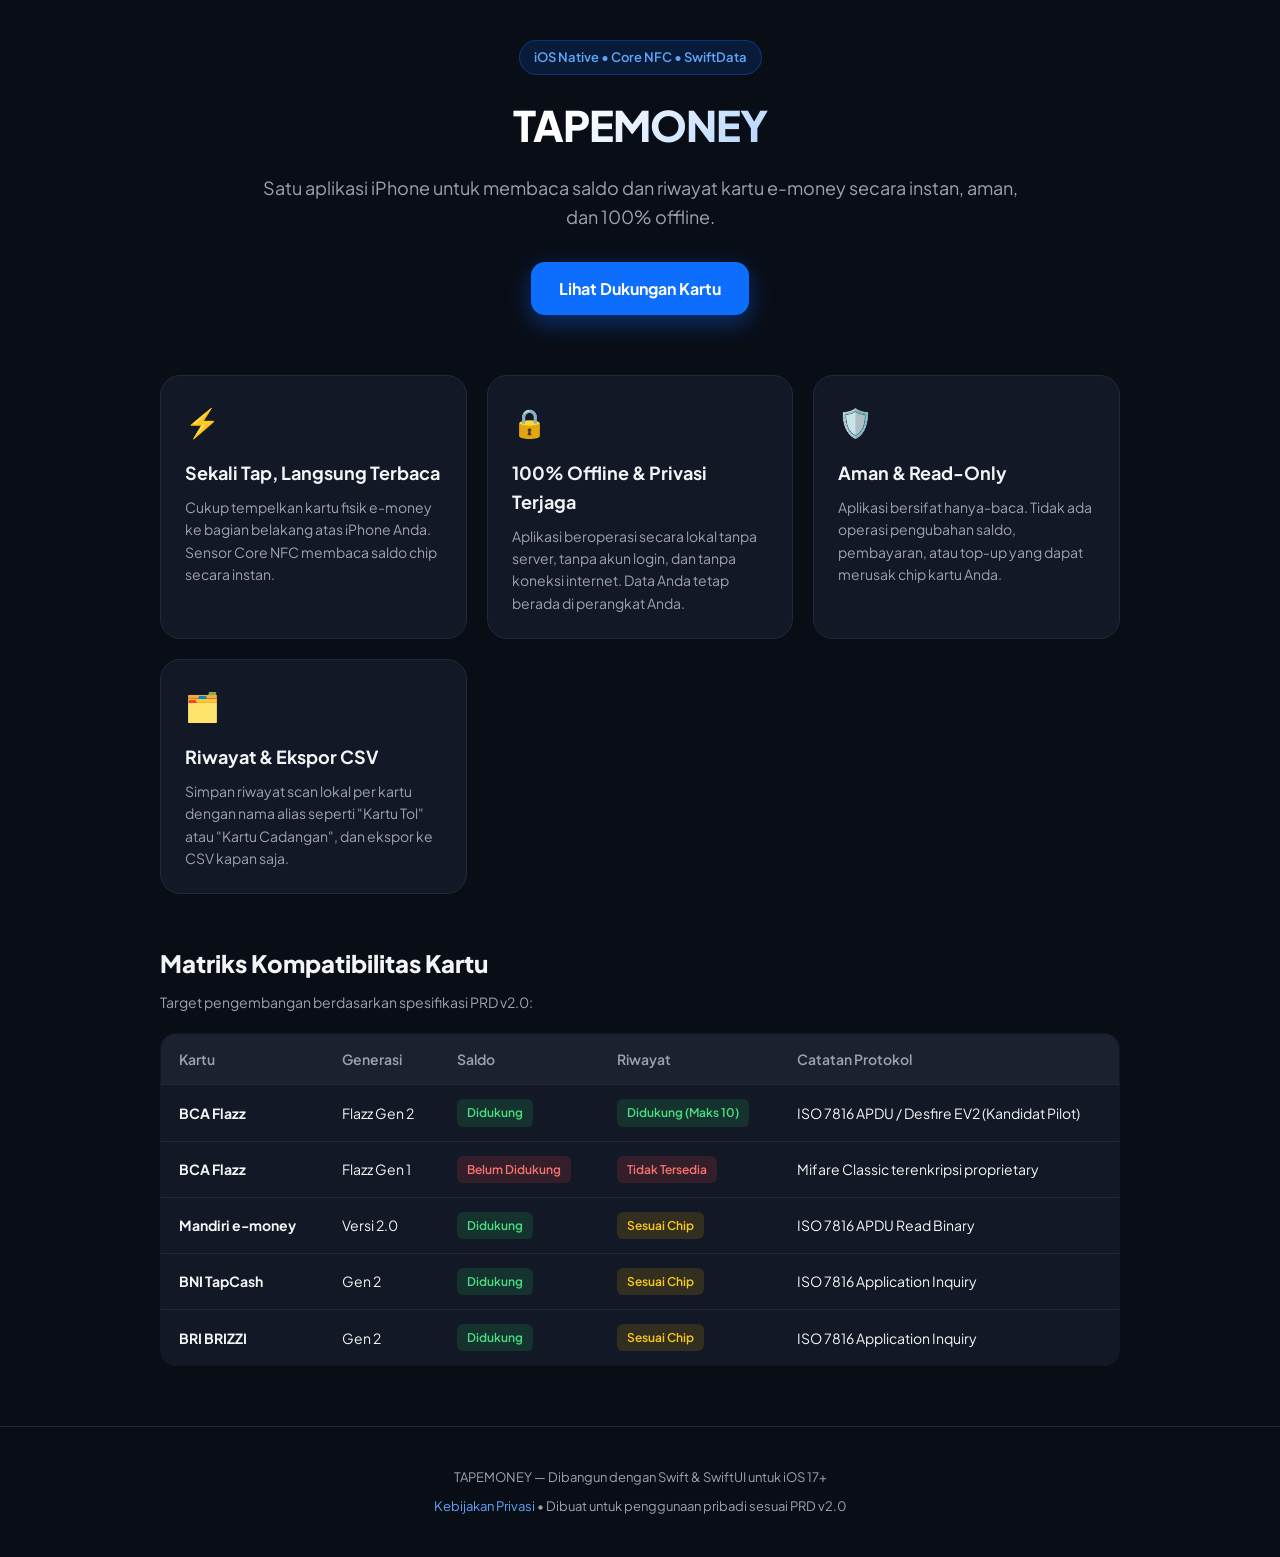
<file: docs/index.html>
<!DOCTYPE html>
<html lang="id">
<head>
  <meta charset="UTF-8">
  <meta name="viewport" content="width=device-width, initial-scale=1.0">
  <title>TAPEMONEY — Cek Saldo Kartu e-Money via NFC iPhone</title>
  <link href="https://fonts.googleapis.com/css2?family=Plus+Jakarta+Sans:wght@400;500;600;700;800&display=swap" rel="stylesheet">
  <style>
    :root {
      --primary: #0d6efd;
      --primary-dark: #004ecc;
      --bg: #090d16;
      --card-bg: #121826;
      --card-border: #1f293d;
      --text: #f3f4f6;
      --text-muted: #9ca3af;
      --accent: #22c55e;
    }
    * { box-sizing: border-box; margin: 0; padding: 0; }
    body {
      font-family: 'Plus Jakarta Sans', sans-serif;
      background-color: var(--bg);
      color: var(--text);
      line-height: 1.6;
    }
    header {
      padding: 40px 20px 20px;
      text-align: center;
      max-width: 800px;
      margin: 0 auto;
    }
    .badge {
      display: inline-block;
      padding: 6px 14px;
      background: rgba(13, 110, 253, 0.15);
      border: 1px solid rgba(13, 110, 253, 0.35);
      color: #60a5fa;
      border-radius: 999px;
      font-size: 13px;
      font-weight: 600;
      margin-bottom: 16px;
    }
    h1 {
      font-size: 42px;
      font-weight: 800;
      letter-spacing: -1px;
      margin-bottom: 16px;
      background: linear-gradient(135deg, #ffffff 40%, #60a5fa 100%);
      -webkit-background-clip: text;
      -webkit-text-fill-color: transparent;
    }
    p.lead {
      font-size: 18px;
      color: var(--text-muted);
      margin-bottom: 30px;
    }
    .hero-btn {
      display: inline-flex;
      align-items: center;
      gap: 10px;
      background: var(--primary);
      color: white;
      padding: 14px 28px;
      border-radius: 14px;
      font-weight: 700;
      text-decoration: none;
      transition: all 0.2s;
      box-shadow: 0 8px 24px rgba(13, 110, 253, 0.4);
    }
    .hero-btn:hover {
      background: var(--primary-dark);
      transform: translateY(-2px);
    }
    .container {
      max-width: 1000px;
      margin: 40px auto;
      padding: 0 20px;
    }
    .features-grid {
      display: grid;
      grid-template-columns: repeat(auto-fit, minmax(280px, 1fr));
      gap: 20px;
      margin-bottom: 50px;
    }
    .card {
      background: var(--card-bg);
      border: 1px solid var(--card-border);
      border-radius: 20px;
      padding: 24px;
      transition: border-color 0.2s;
    }
    .card:hover { border-color: rgba(96, 165, 250, 0.4); }
    .card-icon {
      font-size: 28px;
      margin-bottom: 14px;
    }
    .card h3 {
      font-size: 18px;
      margin-bottom: 8px;
      font-weight: 700;
    }
    .card p {
      font-size: 14px;
      color: var(--text-muted);
    }
    .matrix-table {
      width: 100%;
      border-collapse: collapse;
      margin-top: 20px;
      background: var(--card-bg);
      border-radius: 16px;
      overflow: hidden;
      border: 1px solid var(--card-border);
    }
    .matrix-table th, .matrix-table td {
      padding: 14px 18px;
      text-align: left;
      font-size: 14px;
    }
    .matrix-table th {
      background: rgba(255, 255, 255, 0.04);
      color: var(--text-muted);
      font-weight: 600;
      border-bottom: 1px solid var(--card-border);
    }
    .matrix-table tr:not(:last-child) td {
      border-bottom: 1px solid var(--card-border);
    }
    .status-tag {
      display: inline-block;
      padding: 4px 10px;
      border-radius: 6px;
      font-size: 12px;
      font-weight: 600;
    }
    .status-ok { background: rgba(34, 197, 94, 0.15); color: #4ade80; }
    .status-warn { background: rgba(234, 179, 8, 0.15); color: #facc15; }
    .status-bad { background: rgba(239, 68, 68, 0.15); color: #f87171; }
    footer {
      text-align: center;
      padding: 40px 20px;
      font-size: 13px;
      color: var(--text-muted);
      border-top: 1px solid var(--card-border);
      margin-top: 60px;
    }
    footer a { color: #60a5fa; text-decoration: none; }
  </style>
</head>
<body>

  <header>
    <div class="badge">iOS Native • Core NFC • SwiftData</div>
    <h1>TAPEMONEY</h1>
    <p class="lead">Satu aplikasi iPhone untuk membaca saldo dan riwayat kartu e-money secara instan, aman, dan 100% offline.</p>
    <a href="#matrix" class="hero-btn">Lihat Dukungan Kartu</a>
  </header>

  <div class="container">
    <div class="features-grid">
      <div class="card">
        <div class="card-icon">⚡️</div>
        <h3>Sekali Tap, Langsung Terbaca</h3>
        <p>Cukup tempelkan kartu fisik e-money ke bagian belakang atas iPhone Anda. Sensor Core NFC membaca saldo chip secara instan.</p>
      </div>

      <div class="card">
        <div class="card-icon">🔒</div>
        <h3>100% Offline & Privasi Terjaga</h3>
        <p>Aplikasi beroperasi secara lokal tanpa server, tanpa akun login, dan tanpa koneksi internet. Data Anda tetap berada di perangkat Anda.</p>
      </div>

      <div class="card">
        <div class="card-icon">🛡️</div>
        <h3>Aman & Read-Only</h3>
        <p>Aplikasi bersifat hanya-baca. Tidak ada operasi pengubahan saldo, pembayaran, atau top-up yang dapat merusak chip kartu Anda.</p>
      </div>

      <div class="card">
        <div class="card-icon">🗂️</div>
        <h3>Riwayat & Ekspor CSV</h3>
        <p>Simpan riwayat scan lokal per kartu dengan nama alias seperti "Kartu Tol" atau "Kartu Cadangan", dan ekspor ke CSV kapan saja.</p>
      </div>
    </div>

    <section id="matrix" style="margin-top: 40px;">
      <h2 style="font-size: 24px; font-weight: 800; margin-bottom: 8px;">Matriks Kompatibilitas Kartu</h2>
      <p style="color: var(--text-muted); font-size: 14px; margin-bottom: 16px;">Target pengembangan berdasarkan spesifikasi PRD v2.0:</p>

      <table class="matrix-table">
        <thead>
          <tr>
            <th>Kartu</th>
            <th>Generasi</th>
            <th>Saldo</th>
            <th>Riwayat</th>
            <th>Catatan Protokol</th>
          </tr>
        </thead>
        <tbody>
          <tr>
            <td><strong>BCA Flazz</strong></td>
            <td>Flazz Gen 2</td>
            <td><span class="status-tag status-ok">Didukung</span></td>
            <td><span class="status-tag status-ok">Didukung (Maks 10)</span></td>
            <td>ISO 7816 APDU / Desfire EV2 (Kandidat Pilot)</td>
          </tr>
          <tr>
            <td><strong>BCA Flazz</strong></td>
            <td>Flazz Gen 1</td>
            <td><span class="status-tag status-bad">Belum Didukung</span></td>
            <td><span class="status-tag status-bad">Tidak Tersedia</span></td>
            <td>Mifare Classic terenkripsi proprietary</td>
          </tr>
          <tr>
            <td><strong>Mandiri e-money</strong></td>
            <td>Versi 2.0</td>
            <td><span class="status-tag status-ok">Didukung</span></td>
            <td><span class="status-tag status-warn">Sesuai Chip</span></td>
            <td>ISO 7816 APDU Read Binary</td>
          </tr>
          <tr>
            <td><strong>BNI TapCash</strong></td>
            <td>Gen 2</td>
            <td><span class="status-tag status-ok">Didukung</span></td>
            <td><span class="status-tag status-warn">Sesuai Chip</span></td>
            <td>ISO 7816 Application Inquiry</td>
          </tr>
          <tr>
            <td><strong>BRI BRIZZI</strong></td>
            <td>Gen 2</td>
            <td><span class="status-tag status-ok">Didukung</span></td>
            <td><span class="status-tag status-warn">Sesuai Chip</span></td>
            <td>ISO 7816 Application Inquiry</td>
          </tr>
        </tbody>
      </table>
    </section>
  </div>

  <footer>
    <p>TAPEMONEY — Dibangun dengan Swift & SwiftUI untuk iOS 17+</p>
    <p style="margin-top: 8px;"><a href="privacy.html">Kebijakan Privasi</a> • Dibuat untuk penggunaan pribadi sesuai PRD v2.0</p>
  </footer>

</body>
</html>
</file>
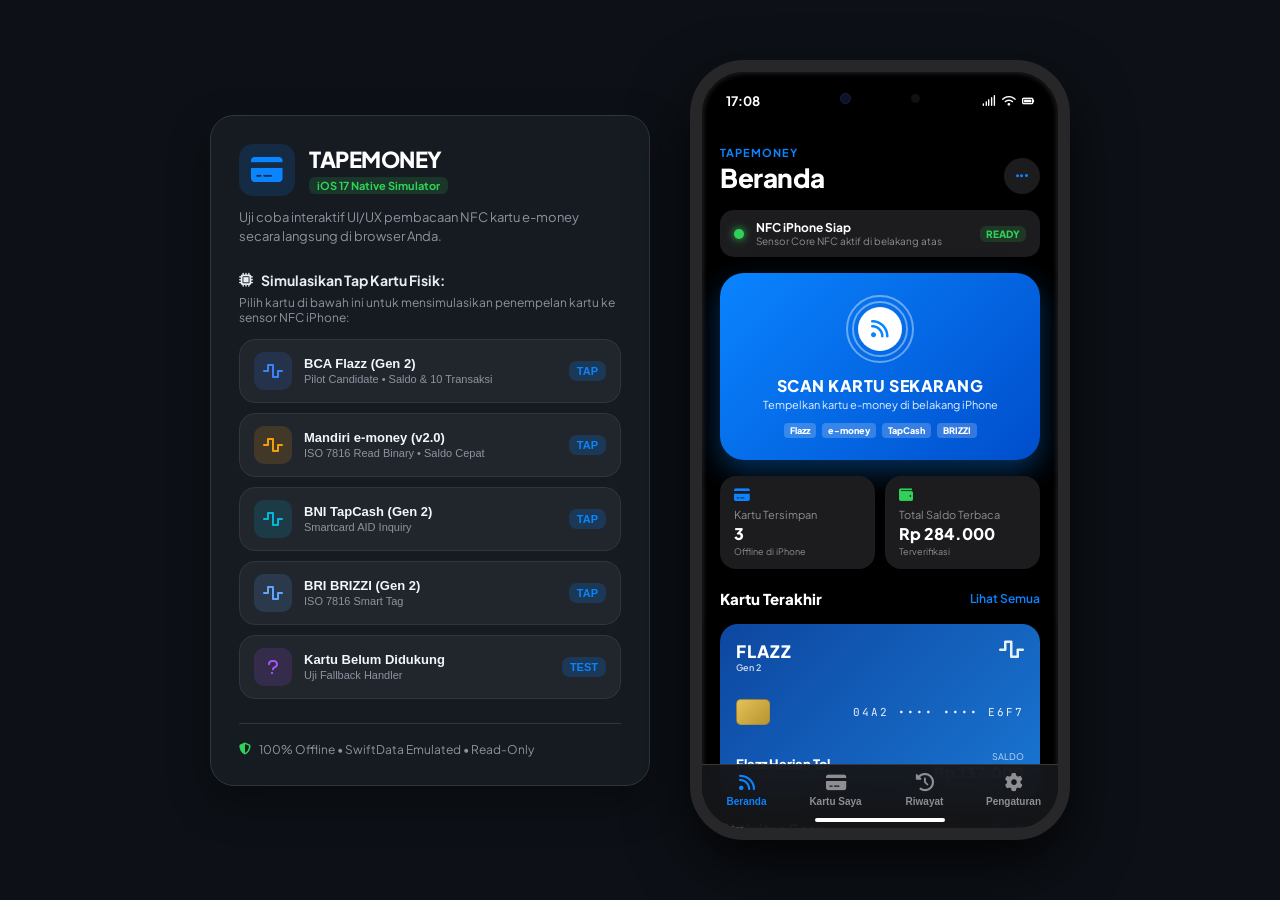
<file: simulator/index.html>
<!DOCTYPE html>
<html lang="id">
<head>
  <meta charset="UTF-8">
  <meta name="viewport" content="width=device-width, initial-scale=1.0">
  <title>TAPEMONEY — iOS Simulator (Interactive UI/UX)</title>
  <link href="https://fonts.googleapis.com/css2?family=Plus+Jakarta+Sans:wght@400;500;600;700;800;900&family=JetBrains+Mono:wght@500;700&display=swap" rel="stylesheet">
  <link rel="stylesheet" href="style.css">
  <link rel="stylesheet" href="https://cdnjs.cloudflare.com/ajax/libs/font-awesome/6.5.1/css/all.min.css">
</head>
<body>

  <div class="desktop-layout">
    <!-- Sidebar Control Panel -->
    <div class="control-panel">
      <div class="panel-header">
        <div class="app-brand">
          <i class="fa-solid fa-credit-card icon-brand"></i>
          <div>
            <h2>TAPEMONEY</h2>
            <span class="badge-ios">iOS 17 Native Simulator</span>
          </div>
        </div>
        <p class="panel-desc">Uji coba interaktif UI/UX pembacaan NFC kartu e-money secara langsung di browser Anda.</p>
      </div>

      <div class="test-cards-section">
        <h3><i class="fa-solid fa-microchip"></i> Simulasikan Tap Kartu Fisik:</h3>
        <p class="hint">Pilih kartu di bawah ini untuk mensimulasikan penempelan kartu ke sensor NFC iPhone:</p>

        <div class="card-buttons">
          <button class="btn-card bca" onclick="simulateCardTap('bca')">
            <div class="card-btn-icon"><i class="fa-solid fa-wave-square"></i></div>
            <div class="card-btn-text">
              <strong>BCA Flazz (Gen 2)</strong>
              <span>Pilot Candidate • Saldo & 10 Transaksi</span>
            </div>
            <span class="tap-badge">TAP</span>
          </button>

          <button class="btn-card mandiri" onclick="simulateCardTap('mandiri')">
            <div class="card-btn-icon"><i class="fa-solid fa-wave-square"></i></div>
            <div class="card-btn-text">
              <strong>Mandiri e-money (v2.0)</strong>
              <span>ISO 7816 Read Binary • Saldo Cepat</span>
            </div>
            <span class="tap-badge">TAP</span>
          </button>

          <button class="btn-card bni" onclick="simulateCardTap('bni')">
            <div class="card-btn-icon"><i class="fa-solid fa-wave-square"></i></div>
            <div class="card-btn-text">
              <strong>BNI TapCash (Gen 2)</strong>
              <span>Smartcard AID Inquiry</span>
            </div>
            <span class="tap-badge">TAP</span>
          </button>

          <button class="btn-card bri" onclick="simulateCardTap('bri')">
            <div class="card-btn-icon"><i class="fa-solid fa-wave-square"></i></div>
            <div class="card-btn-text">
              <strong>BRI BRIZZI (Gen 2)</strong>
              <span>ISO 7816 Smart Tag</span>
            </div>
            <span class="tap-badge">TAP</span>
          </button>

          <button class="btn-card unknown" onclick="simulateCardTap('unknown')">
            <div class="card-btn-icon"><i class="fa-solid fa-question"></i></div>
            <div class="card-btn-text">
              <strong>Kartu Belum Didukung</strong>
              <span>Uji Fallback Handler</span>
            </div>
            <span class="tap-badge">TEST</span>
          </button>
        </div>
      </div>

      <div class="panel-footer">
        <div class="status-summary">
          <i class="fa-solid fa-shield-halved text-success"></i>
          <span>100% Offline • SwiftData Emulated • Read-Only</span>
        </div>
      </div>
    </div>

    <!-- iPhone 15 Pro Device Frame -->
    <div class="device-wrapper">
      <div class="iphone-15-frame">
        <!-- Speaker / Dynamic Island -->
        <div class="dynamic-island">
          <div class="island-camera"></div>
          <div class="island-sensor"></div>
        </div>

        <!-- Status Bar -->
        <div class="status-bar">
          <span class="time" id="currentTime">09:41</span>
          <div class="status-icons">
            <i class="fa-solid fa-signal"></i>
            <i class="fa-solid fa-wifi"></i>
            <i class="fa-solid fa-battery-full"></i>
          </div>
        </div>

        <!-- App Screen Container -->
        <div class="screen-content" id="screenContent">
          
          <!-- TAB 1: BERANDA -->
          <div class="tab-page active" id="tab-home">
            <header class="app-header">
              <div>
                <span class="app-subtitle">TAPEMONEY</span>
                <h1 class="app-title">Beranda</h1>
              </div>
              <button class="icon-btn" onclick="openSimulationSheet()"><i class="fa-solid fa-ellipsis"></i></button>
            </header>

            <div class="nfc-banner">
              <div class="nfc-dot"></div>
              <div>
                <strong>NFC iPhone Siap</strong>
                <p>Sensor Core NFC aktif di belakang atas</p>
              </div>
              <span class="pill-ready">READY</span>
            </div>

            <!-- Big Scan Button Hero -->
            <div class="hero-scan-card" onclick="openScanModal()">
              <div class="radar-pulse">
                <div class="ring ring-1"></div>
                <div class="ring ring-2"></div>
                <div class="scan-icon-center">
                  <i class="fa-solid fa-rss"></i>
                </div>
              </div>
              <h2>SCAN KARTU SEKARANG</h2>
              <p>Tempelkan kartu e-money di belakang iPhone</p>
              <div class="supported-tags">
                <span>Flazz</span>
                <span>e-money</span>
                <span>TapCash</span>
                <span>BRIZZI</span>
              </div>
            </div>

            <!-- Quick Metrics -->
            <div class="metrics-grid">
              <div class="metric-box">
                <i class="fa-solid fa-credit-card text-blue"></i>
                <span class="metric-label">Kartu Tersimpan</span>
                <strong class="metric-val" id="metricCardCount">3</strong>
                <span class="metric-sub">Offline di iPhone</span>
              </div>
              <div class="metric-box">
                <i class="fa-solid fa-wallet text-green"></i>
                <span class="metric-label">Total Saldo Terbaca</span>
                <strong class="metric-val" id="metricTotalBalance">Rp 284.000</strong>
                <span class="metric-sub">Terverifikasi</span>
              </div>
            </div>

            <!-- Recent Cards Header -->
            <div class="section-title">
              <h3>Kartu Terakhir</h3>
              <a href="javascript:void(0)" onclick="switchTab('cards')">Lihat Semua</a>
            </div>

            <div class="recent-cards-slider" id="recentCardsSlider">
              <!-- Rendered via JS -->
            </div>

            <!-- Recent Activity -->
            <div class="section-title">
              <h3>Aktivitas Scan</h3>
              <a href="javascript:void(0)" onclick="switchTab('history')">Riwayat</a>
            </div>
            <div class="recent-scans-list" id="recentScansList">
              <!-- Rendered via JS -->
            </div>

          </div>

          <!-- TAB 2: KARTU SAYA -->
          <div class="tab-page" id="tab-cards">
            <header class="app-header">
              <div>
                <span class="app-subtitle">MANAJEMEN</span>
                <h1 class="app-title">Kartu Saya</h1>
              </div>
            </header>
            <div class="cards-list-view" id="allCardsListView">
              <!-- Rendered via JS -->
            </div>
          </div>

          <!-- TAB 3: RIWAYAT -->
          <div class="tab-page" id="tab-history">
            <header class="app-header">
              <div>
                <span class="app-subtitle">ARSIP OFFLINE</span>
                <h1 class="app-title">Riwayat Scan</h1>
              </div>
              <button class="icon-btn" onclick="openReceiptModal()" title="Bagikan Struk Transaksi"><i class="fa-solid fa-share-nodes"></i></button>
            </header>

            <div class="offline-warning-pill">
              <i class="fa-solid fa-clock-rotate-left"></i>
              <span>Catatan: Data di bawah adalah arsip hasil pembacaan lokal, bukan mutasi real-time server bank.</span>
            </div>

            <div class="filter-pills" id="historyFilters">
              <button class="pill active" onclick="filterHistory('all')">Semua</button>
              <button class="pill" onclick="filterHistory('bca')">Flazz</button>
              <button class="pill" onclick="filterHistory('mandiri')">e-money</button>
              <button class="pill" onclick="filterHistory('bni')">TapCash</button>
              <button class="pill" onclick="filterHistory('bri')">BRIZZI</button>
            </div>

            <div class="history-list" id="fullHistoryList">
              <!-- Rendered via JS -->
            </div>
          </div>

          <!-- TAB 4: PENGATURAN -->
          <div class="tab-page" id="tab-settings">
            <header class="app-header">
              <div>
                <span class="app-subtitle">PREFERENSI</span>
                <h1 class="app-title">Pengaturan</h1>
              </div>
            </header>

            <div class="settings-group">
              <span class="group-title">SENSOR & PERANGKAT</span>
              <div class="settings-row">
                <span>Core NFC Hardware</span>
                <strong class="text-green">Tersedia (Ready)</strong>
              </div>
              <div class="settings-row">
                <span>Metode Pembacaan</span>
                <span class="text-muted">ISO 7816 / APDU</span>
              </div>
            </div>

            <div class="settings-group">
              <span class="group-title">MATRIKS TARGET KARTU (PRD v2.0)</span>
              <div class="matrix-card">
                <div class="matrix-item">
                  <strong>BCA Flazz (Gen 2)</strong>
                  <span class="status-tag ok">Saldo & Riwayat</span>
                </div>
                <div class="matrix-item">
                  <strong>Mandiri e-money (v2.0)</strong>
                  <span class="status-tag ok">Saldo Didukung</span>
                </div>
                <div class="matrix-item">
                  <strong>BNI TapCash (Gen 2)</strong>
                  <span class="status-tag ok">Saldo Didukung</span>
                </div>
                <div class="matrix-item">
                  <strong>BRI BRIZZI (Gen 2)</strong>
                  <span class="status-tag ok">Saldo Didukung</span>
                </div>
              </div>
            </div>

            <div class="settings-group">
              <span class="group-title">PRIVASI & KEAMANAN</span>
              <div class="settings-row">
                <span>Mode Aplikasi</span>
                <strong class="text-blue">Hanya-Baca (Read-Only)</strong>
              </div>
              <div class="settings-row">
                <span>Koneksi Server</span>
                <span class="text-muted">0 Cloud (100% Offline)</span>
              </div>
            </div>

            <div class="settings-group">
              <button class="btn-danger-reset" onclick="resetAllData()"><i class="fa-solid fa-trash"></i> Hapus Seluruh Data & Riwayat</button>
            </div>
          </div>

        </div>

        <!-- Native iOS Tab Bar -->
        <nav class="tab-bar">
          <button class="tab-item active" onclick="switchTab('home')" id="nav-home">
            <i class="fa-solid fa-rss"></i>
            <span>Beranda</span>
          </button>
          <button class="tab-item" onclick="switchTab('cards')" id="nav-cards">
            <i class="fa-solid fa-credit-card"></i>
            <span>Kartu Saya</span>
          </button>
          <button class="tab-item" onclick="switchTab('history')" id="nav-history">
            <i class="fa-solid fa-clock-rotate-left"></i>
            <span>Riwayat</span>
          </button>
          <button class="tab-item" onclick="switchTab('settings')" id="nav-settings">
            <i class="fa-solid fa-gear"></i>
            <span>Pengaturan</span>
          </button>
        </nav>

        <!-- Home Bar Indicator -->
        <div class="home-indicator"></div>

        <!-- MODAL: NFC SCANNING SHEET (Core NFC iOS Emulation) -->
        <div class="modal-backdrop" id="nfcModal">
          <div class="nfc-sheet">
            <div class="sheet-drag-handle"></div>
            <div class="nfc-radar-large">
              <div class="radar-outer"></div>
              <div class="radar-mid"></div>
              <div class="radar-core">
                <i class="fa-solid fa-rss"></i>
              </div>
            </div>
            <h3 id="nfcStatusTitle">Siap Memindai</h3>
            <p id="nfcStatusDesc">Posisikan kartu e-money menempel kuat di bagian belakang atas iPhone Anda.</p>
            <button class="btn-cancel-scan" onclick="closeScanModal()">Batal</button>
          </div>
        </div>

        <!-- MODAL: HASIL SCAN (ScanResultView) -->
        <div class="modal-backdrop" id="resultModal">
          <div class="result-sheet">
            <div class="sheet-header">
              <h3>Hasil Pembacaan</h3>
              <button class="btn-close" onclick="closeResultModal()"><i class="fa-solid fa-xmark"></i></button>
            </div>

            <div class="result-body" id="resultModalBody">
              <!-- Rendered via JS -->
            </div>
          </div>
        </div>

        <!-- MODAL: STRUK BELANJA BELANJA (Thermal Receipt View) -->
        <div class="modal-backdrop" id="receiptModal">
          <div class="receipt-sheet">
            <div class="sheet-header">
              <h3 id="receiptModalTitle">Struk Catatan Transaksi</h3>
              <button class="btn-close" onclick="closeReceiptModal()"><i class="fa-solid fa-xmark"></i></button>
            </div>

            <!-- Mode Switcher: 1 Transaksi Saja vs Semua Transaksi -->
            <div class="receipt-mode-toggle">
              <button class="mode-btn active" id="btnModeSingle" onclick="setReceiptMode('single')">1 Transaksi Saja</button>
              <button class="mode-btn" id="btnModeAll" onclick="setReceiptMode('all')">Semua Transaksi</button>
            </div>

            <!-- Single Tx Picker Selector -->
            <div class="single-tx-picker" id="singleTxPickerWrapper">
              <label><i class="fa-solid fa-receipt"></i> Transaksi Terpilih:</label>
              <select id="singleTxSelect" onchange="onSingleTxChange(this.value)"></select>
            </div>

            <div class="receipt-preview-scroll">
              <!-- Thermal Receipt Paper -->
              <div class="thermal-receipt" id="thermalReceiptNode">
                <div class="receipt-jagged-top"></div>
                <div class="receipt-content">
                  <div class="receipt-store-title">TAPEMONEY</div>
                  <div class="receipt-store-sub">STRUK CATATAN TRANSAKSI E-MONEY</div>
                  <div class="receipt-store-desc">OFFLINE CHIP READER • ISO 7816</div>
                  <div class="receipt-divider-dashed">--------------------------------</div>

                  <div class="receipt-info-table" id="receiptInfoTable">
                    <!-- Populated via JS -->
                  </div>

                  <div class="receipt-divider-dashed">--------------------------------</div>
                  
                  <div class="receipt-tx-head">
                    <span>TGL/JAM • TRANSAKSI</span>
                    <span>NOMINAL</span>
                  </div>
                  <div class="receipt-divider-dotted">. . . . . . . . . . . . . . . .</div>

                  <div class="receipt-tx-items" id="receiptTxItems">
                    <!-- Populated via JS -->
                  </div>

                  <div class="receipt-divider-dashed">--------------------------------</div>

                  <div class="receipt-summary-table" id="receiptSummaryTable">
                    <!-- Populated via JS -->
                  </div>

                  <div class="receipt-divider-dashed">--------------------------------</div>

                  <div class="receipt-barcode-box">
                    <div class="receipt-barcode-lines"></div>
                    <div class="receipt-barcode-text">* TAPEMONEY - STRUK OFFLINE *</div>
                    <div class="receipt-footer-text">SIMPAN SEBAGAI BUKTI RIWAYAT CHIP</div>
                  </div>
                </div>
                <div class="receipt-jagged-bottom"></div>
              </div>
            </div>

            <!-- Export Buttons -->
            <div class="receipt-actions">
              <button class="btn-export-png" onclick="downloadReceiptPNG()">
                <i class="fa-solid fa-image"></i> Unduh Gambar (PNG)
              </button>
              <button class="btn-export-pdf" onclick="downloadReceiptPDF()">
                <i class="fa-solid fa-file-pdf"></i> Cetak / Simpan PDF
              </button>
            </div>
          </div>
        </div>

      </div>
    </div>
  </div>

  <script src="app.js"></script>
</body>
</html>
</file>
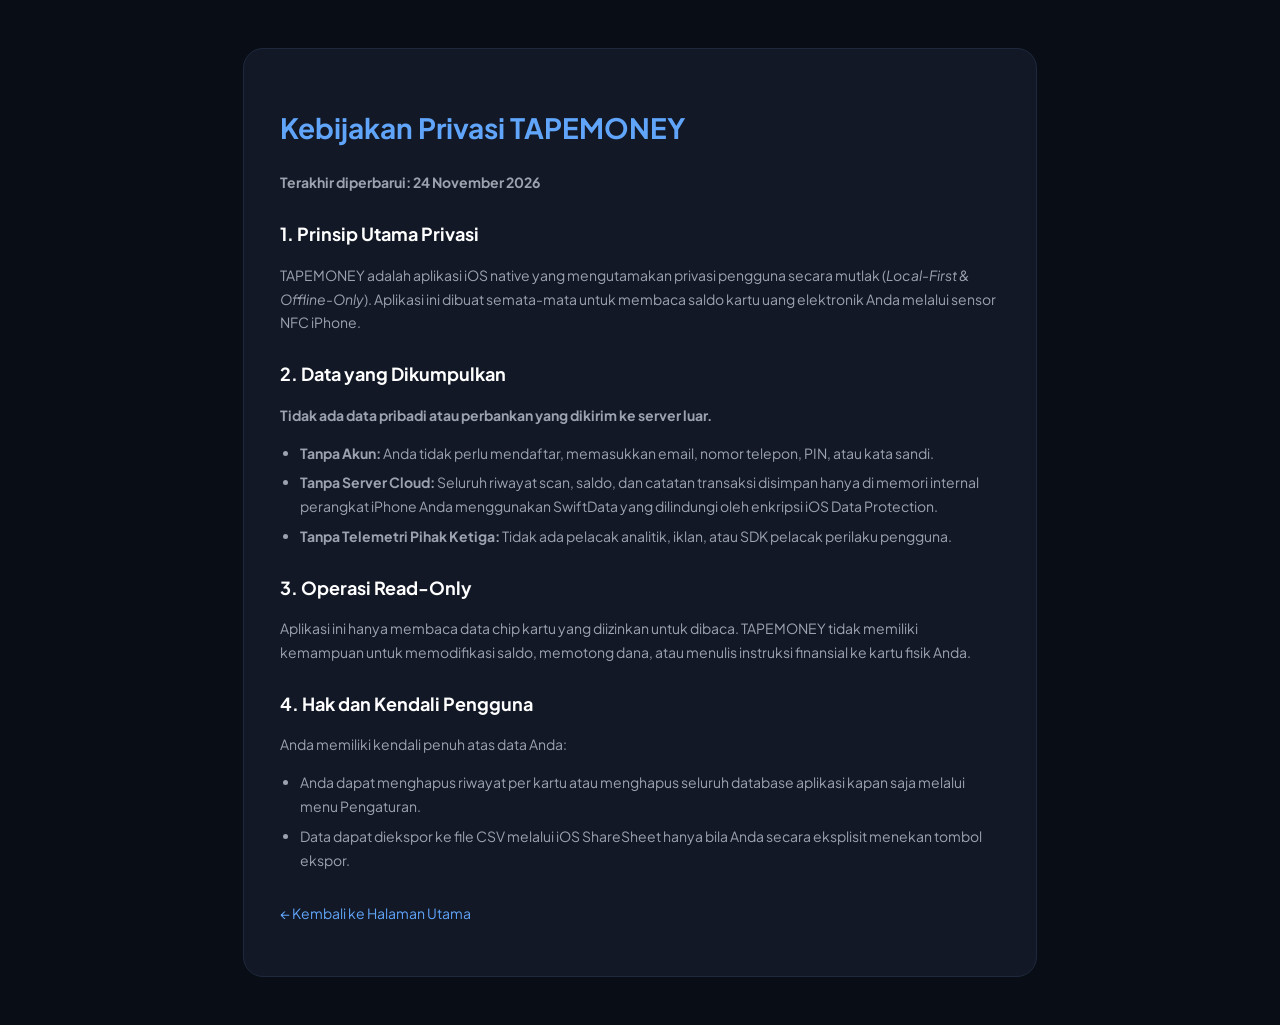
<file: docs/privacy.html>
<!DOCTYPE html>
<html lang="id">
<head>
  <meta charset="UTF-8">
  <meta name="viewport" content="width=device-width, initial-scale=1.0">
  <title>Kebijakan Privasi — TAPEMONEY</title>
  <link href="https://fonts.googleapis.com/css2?family=Plus+Jakarta+Sans:wght@400;500;600;700&display=swap" rel="stylesheet">
  <style>
    body {
      font-family: 'Plus Jakarta Sans', sans-serif;
      background-color: #090d16;
      color: #f3f4f6;
      line-height: 1.7;
      padding: 40px 20px;
    }
    .content {
      max-width: 720px;
      margin: 0 auto;
      background: #121826;
      padding: 36px;
      border-radius: 20px;
      border: 1px solid #1f293d;
    }
    h1 { font-size: 28px; margin-bottom: 20px; color: #60a5fa; }
    h2 { font-size: 18px; margin-top: 24px; margin-bottom: 10px; color: #ffffff; }
    p { color: #9ca3af; font-size: 14px; margin-bottom: 14px; }
    ul { padding-left: 20px; color: #9ca3af; font-size: 14px; margin-bottom: 14px; }
    li { margin-bottom: 6px; }
    a { color: #60a5fa; text-decoration: none; }
  </style>
</head>
<body>
  <div class="content">
    <h1>Kebijakan Privasi TAPEMONEY</h1>
    <p><strong>Terakhir diperbarui: 24 November 2026</strong></p>

    <h2>1. Prinsip Utama Privasi</h2>
    <p>TAPEMONEY adalah aplikasi iOS native yang mengutamakan privasi pengguna secara mutlak (<em>Local-First & Offline-Only</em>). Aplikasi ini dibuat semata-mata untuk membaca saldo kartu uang elektronik Anda melalui sensor NFC iPhone.</p>

    <h2>2. Data yang Dikumpulkan</h2>
    <p><strong>Tidak ada data pribadi atau perbankan yang dikirim ke server luar.</strong></p>
    <ul>
      <li><strong>Tanpa Akun:</strong> Anda tidak perlu mendaftar, memasukkan email, nomor telepon, PIN, atau kata sandi.</li>
      <li><strong>Tanpa Server Cloud:</strong> Seluruh riwayat scan, saldo, dan catatan transaksi disimpan hanya di memori internal perangkat iPhone Anda menggunakan SwiftData yang dilindungi oleh enkripsi iOS Data Protection.</li>
      <li><strong>Tanpa Telemetri Pihak Ketiga:</strong> Tidak ada pelacak analitik, iklan, atau SDK pelacak perilaku pengguna.</li>
    </ul>

    <h2>3. Operasi Read-Only</h2>
    <p>Aplikasi ini hanya membaca data chip kartu yang diizinkan untuk dibaca. TAPEMONEY tidak memiliki kemampuan untuk memodifikasi saldo, memotong dana, atau menulis instruksi finansial ke kartu fisik Anda.</p>

    <h2>4. Hak dan Kendali Pengguna</h2>
    <p>Anda memiliki kendali penuh atas data Anda:</p>
    <ul>
      <li>Anda dapat menghapus riwayat per kartu atau menghapus seluruh database aplikasi kapan saja melalui menu Pengaturan.</li>
      <li>Data dapat diekspor ke file CSV melalui iOS ShareSheet hanya bila Anda secara eksplisit menekan tombol ekspor.</li>
    </ul>

    <p style="margin-top: 30px;"><a href="index.html">← Kembali ke Halaman Utama</a></p>
  </div>
</body>
</html>
</file>
<file: simulator/style.css>
:root {
  --ios-bg: #000000;
  --ios-card-bg: #1c1c1e;
  --ios-subcard-bg: #2c2c2e;
  --ios-blue: #0a84ff;
  --ios-green: #30d158;
  --ios-orange: #ff9f0a;
  --ios-red: #ff453a;
  --ios-text: #ffffff;
  --ios-text-secondary: #8e8e93;
  --ios-border: #38383a;
  --font-family: 'Plus Jakarta Sans', -apple-system, BlinkMacSystemFont, sans-serif;
}

* { box-sizing: border-box; margin: 0; padding: 0; -webkit-tap-highlight-color: transparent; }

body {
  background: #0d1117;
  color: #c9d1d9;
  font-family: var(--font-family);
  min-height: 100vh;
  display: flex;
  align-items: center;
  justify-content: center;
  padding: 20px;
}

.desktop-layout {
  display: flex;
  gap: 40px;
  align-items: center;
  max-width: 1200px;
  width: 100%;
  justify-content: center;
  flex-wrap: wrap;
}

/* Control Panel */
.control-panel {
  flex: 1;
  min-width: 320px;
  max-width: 440px;
  background: #161b22;
  border: 1px solid #30363d;
  border-radius: 24px;
  padding: 28px;
  box-shadow: 0 16px 40px rgba(0, 0, 0, 0.4);
}

.app-brand {
  display: flex;
  align-items: center;
  gap: 14px;
  margin-bottom: 12px;
}

.icon-brand {
  font-size: 28px;
  color: var(--ios-blue);
  background: rgba(10, 132, 255, 0.15);
  padding: 12px;
  border-radius: 14px;
}

.app-brand h2 {
  font-size: 22px;
  color: #fff;
  font-weight: 800;
  letter-spacing: -0.5px;
}

.badge-ios {
  font-size: 11px;
  background: rgba(48, 209, 88, 0.15);
  color: var(--ios-green);
  padding: 2px 8px;
  border-radius: 6px;
  font-weight: 700;
}

.panel-desc {
  font-size: 13px;
  color: #8b949e;
  line-height: 1.5;
  margin-bottom: 24px;
}

.test-cards-section h3 {
  font-size: 14px;
  font-weight: 700;
  color: #e6edf3;
  margin-bottom: 6px;
  display: flex;
  align-items: center;
  gap: 8px;
}

.test-cards-section .hint {
  font-size: 12px;
  color: #8b949e;
  margin-bottom: 14px;
}

.card-buttons {
  display: flex;
  flex-direction: column;
  gap: 10px;
}

.btn-card {
  display: flex;
  align-items: center;
  gap: 12px;
  padding: 12px 14px;
  border-radius: 16px;
  background: #21262d;
  border: 1px solid #30363d;
  color: #fff;
  cursor: pointer;
  transition: all 0.2s ease;
  text-align: left;
}

.btn-card:hover {
  transform: translateY(-2px);
  border-color: var(--ios-blue);
}

.btn-card.bca .card-btn-icon { color: #3b82f6; background: rgba(59, 130, 246, 0.15); }
.btn-card.mandiri .card-btn-icon { color: #f59e0b; background: rgba(245, 158, 11, 0.15); }
.btn-card.bni .card-btn-icon { color: #06b6d4; background: rgba(6, 182, 212, 0.15); }
.btn-card.bri .card-btn-icon { color: #60a5fa; background: rgba(96, 165, 250, 0.15); }
.btn-card.unknown .card-btn-icon { color: #a855f7; background: rgba(168, 85, 247, 0.15); }

.card-btn-icon {
  width: 38px;
  height: 38px;
  border-radius: 10px;
  display: flex;
  align-items: center;
  justify-content: center;
  font-size: 16px;
}

.card-btn-text {
  flex: 1;
}

.card-btn-text strong {
  display: block;
  font-size: 13px;
  color: #f0f6fc;
}

.card-btn-text span {
  font-size: 11px;
  color: #8b949e;
}

.tap-badge {
  font-size: 11px;
  font-weight: 800;
  padding: 4px 8px;
  border-radius: 8px;
  background: rgba(10, 132, 255, 0.2);
  color: var(--ios-blue);
}

.panel-footer {
  margin-top: 24px;
  padding-top: 18px;
  border-top: 1px solid #30363d;
}

.status-summary {
  display: flex;
  align-items: center;
  gap: 8px;
  font-size: 12px;
  color: #8b949e;
}

.text-success { color: var(--ios-green); }

/* iPhone 15 Pro Frame */
.iphone-15-frame {
  width: 380px;
  height: 780px;
  background: var(--ios-bg);
  border-radius: 54px;
  border: 12px solid #272729;
  box-shadow: 0 25px 60px rgba(0, 0, 0, 0.8), inset 0 0 4px 2px rgba(255, 255, 255, 0.1);
  position: relative;
  display: flex;
  flex-direction: column;
  overflow: hidden;
}

/* Dynamic Island */
.dynamic-island {
  position: absolute;
  top: 12px;
  left: 50%;
  transform: translateX(-50%);
  width: 100px;
  height: 28px;
  background: #000;
  border-radius: 20px;
  z-index: 999;
  display: flex;
  align-items: center;
  justify-content: space-between;
  padding: 0 10px;
}

.island-camera {
  width: 11px;
  height: 11px;
  background: #0b1329;
  border-radius: 50%;
  border: 1px solid #1a2238;
}

.island-sensor {
  width: 9px;
  height: 9px;
  background: #111;
  border-radius: 50%;
}

/* Status Bar */
.status-bar {
  height: 48px;
  display: flex;
  justify-content: space-between;
  align-items: center;
  padding: 10px 24px 0;
  font-size: 13px;
  font-weight: 700;
  color: #fff;
  z-index: 10;
}

.status-icons {
  display: flex;
  gap: 6px;
  font-size: 11px;
}

/* Screen Content */
.screen-content {
  flex: 1;
  overflow-y: auto;
  position: relative;
  display: flex;
  flex-direction: column;
}

.screen-content::-webkit-scrollbar { display: none; }

.tab-page {
  display: none;
  padding: 14px 18px 80px;
  flex-direction: column;
  gap: 16px;
}

.tab-page.active {
  display: flex;
}

/* Header */
.app-header {
  display: flex;
  justify-content: space-between;
  align-items: flex-end;
  margin-top: 6px;
}

.app-subtitle {
  font-size: 11px;
  font-weight: 700;
  letter-spacing: 1px;
  color: var(--ios-blue);
  text-transform: uppercase;
}

.app-title {
  font-size: 26px;
  font-weight: 900;
  color: #fff;
  letter-spacing: -0.5px;
}

.icon-btn {
  background: var(--ios-card-bg);
  border: none;
  width: 36px;
  height: 36px;
  border-radius: 50%;
  color: var(--ios-blue);
  cursor: pointer;
  display: flex;
  align-items: center;
  justify-content: center;
  font-size: 14px;
}

/* NFC Banner */
.nfc-banner {
  background: var(--ios-card-bg);
  border-radius: 14px;
  padding: 10px 14px;
  display: flex;
  align-items: center;
  gap: 12px;
}

.nfc-dot {
  width: 10px;
  height: 10px;
  background: var(--ios-green);
  border-radius: 50%;
  box-shadow: 0 0 8px var(--ios-green);
}

.nfc-banner strong {
  display: block;
  font-size: 12px;
  color: #fff;
}

.nfc-banner p {
  font-size: 10px;
  color: var(--ios-text-secondary);
}

.pill-ready {
  margin-left: auto;
  font-size: 10px;
  font-weight: 900;
  color: var(--ios-green);
  background: rgba(48, 209, 88, 0.15);
  padding: 2px 6px;
  border-radius: 6px;
}

/* Hero Scan Button */
.hero-scan-card {
  background: linear-gradient(135deg, #0a84ff, #004ecc);
  border-radius: 24px;
  padding: 22px 18px;
  text-align: center;
  color: #fff;
  cursor: pointer;
  box-shadow: 0 12px 28px rgba(10, 132, 255, 0.35);
  transition: transform 0.2s ease;
}

.hero-scan-card:active {
  transform: scale(0.98);
}

.radar-pulse {
  position: relative;
  width: 68px;
  height: 68px;
  margin: 0 auto 12px;
  display: flex;
  align-items: center;
  justify-content: center;
}

.scan-icon-center {
  width: 44px;
  height: 44px;
  background: #fff;
  border-radius: 50%;
  display: flex;
  align-items: center;
  justify-content: center;
  color: var(--ios-blue);
  font-size: 20px;
  z-index: 2;
}

.ring {
  position: absolute;
  border: 2px solid rgba(255, 255, 255, 0.4);
  border-radius: 50%;
  animation: pulseRings 2s infinite ease-out;
}

.ring-1 { width: 56px; height: 56px; }
.ring-2 { width: 68px; height: 68px; animation-delay: 0.5s; }

@keyframes pulseRings {
  0% { transform: scale(0.8); opacity: 0.8; }
  100% { transform: scale(1.3); opacity: 0; }
}

.hero-scan-card h2 {
  font-size: 16px;
  font-weight: 900;
  letter-spacing: 0.5px;
  margin-bottom: 2px;
}

.hero-scan-card p {
  font-size: 11px;
  opacity: 0.9;
  margin-bottom: 12px;
}

.supported-tags {
  display: flex;
  justify-content: center;
  gap: 6px;
}

.supported-tags span {
  font-size: 9px;
  font-weight: 800;
  background: rgba(255, 255, 255, 0.2);
  padding: 2px 6px;
  border-radius: 4px;
}

/* Metrics */
.metrics-grid {
  display: grid;
  grid-template-columns: 1fr 1fr;
  gap: 10px;
}

.metric-box {
  background: var(--ios-card-bg);
  border-radius: 16px;
  padding: 12px 14px;
  display: flex;
  flex-direction: column;
}

.metric-box i { font-size: 14px; margin-bottom: 6px; }
.text-blue { color: var(--ios-blue); }
.text-green { color: var(--ios-green); }

.metric-label {
  font-size: 11px;
  color: var(--ios-text-secondary);
}

.metric-val {
  font-size: 16px;
  font-weight: 800;
  color: #fff;
  margin: 2px 0;
}

.metric-sub {
  font-size: 9px;
  color: var(--ios-text-secondary);
}

/* Section Title */
.section-title {
  display: flex;
  justify-content: space-between;
  align-items: center;
  margin-top: 4px;
}

.section-title h3 {
  font-size: 15px;
  font-weight: 800;
  color: #fff;
}

.section-title a {
  font-size: 12px;
  color: var(--ios-blue);
  text-decoration: none;
  font-weight: 600;
}

/* Visual Card Component */
.card-visual {
  height: 175px;
  border-radius: 18px;
  padding: 16px;
  display: flex;
  flex-direction: column;
  justify-content: space-between;
  color: #fff;
  position: relative;
  overflow: hidden;
  box-shadow: 0 10px 24px rgba(0, 0, 0, 0.4);
}

.card-visual.bca { background: linear-gradient(135deg, #0d47a1, #1976d2); }
.card-visual.mandiri { background: linear-gradient(135deg, #0b224e, #154580); }
.card-visual.bni { background: linear-gradient(135deg, #ea580c, #f97316); }
.card-visual.bri { background: linear-gradient(135deg, #024a86, #0284c7); }
.card-visual.unknown { background: linear-gradient(135deg, #374151, #4b5563); }

.card-top {
  display: flex;
  justify-content: space-between;
  align-items: flex-start;
}

.card-brand-name {
  font-size: 17px;
  font-weight: 900;
  letter-spacing: 1px;
}

.card-gen {
  font-size: 9px;
  opacity: 0.8;
  font-weight: 600;
}

.card-nfc-wave {
  font-size: 20px;
  opacity: 0.9;
}

.card-middle {
  display: flex;
  align-items: center;
  justify-content: space-between;
}

.emv-chip {
  width: 34px;
  height: 26px;
  background: linear-gradient(135deg, #e5c158, #b89430);
  border-radius: 5px;
  border: 1px solid rgba(0, 0, 0, 0.2);
}

.card-masked-num {
  font-family: 'JetBrains Mono', monospace;
  font-size: 11px;
  letter-spacing: 2px;
  opacity: 0.9;
}

.card-bottom {
  display: flex;
  justify-content: space-between;
  align-items: flex-end;
}

.card-alias-name {
  font-size: 13px;
  font-weight: 800;
}

.card-scan-time {
  font-size: 9px;
  opacity: 0.75;
}

.card-balance-box {
  text-align: right;
}

.card-balance-box span {
  font-size: 9px;
  text-transform: uppercase;
  opacity: 0.75;
  display: block;
}

.card-balance-box strong {
  font-size: 16px;
  font-weight: 900;
}

/* Scans & Cards List */
.recent-scans-list, .cards-list-view, .history-list {
  display: flex;
  flex-direction: column;
  gap: 8px;
}

.scan-item-row {
  background: var(--ios-card-bg);
  border-radius: 14px;
  padding: 12px 14px;
  display: flex;
  align-items: center;
  gap: 12px;
}

.scan-item-icon {
  width: 36px;
  height: 36px;
  border-radius: 50%;
  background: rgba(10, 132, 255, 0.15);
  color: var(--ios-blue);
  display: flex;
  align-items: center;
  justify-content: center;
  font-size: 14px;
}

.scan-item-details {
  flex: 1;
}

.scan-item-details strong {
  display: block;
  font-size: 13px;
  color: #fff;
}

.scan-item-details span {
  font-size: 10px;
  color: var(--ios-text-secondary);
}

.scan-item-amount {
  text-align: right;
}

.scan-item-amount strong {
  display: block;
  font-size: 14px;
  font-weight: 800;
  color: #fff;
}

.status-badge-mini {
  display: inline-block;
  font-size: 9px;
  font-weight: 700;
  padding: 1px 5px;
  border-radius: 4px;
  background: rgba(48, 209, 88, 0.15);
  color: var(--ios-green);
}

/* History Filters */
.filter-pills {
  display: flex;
  gap: 6px;
  overflow-x: auto;
}

.filter-pills::-webkit-scrollbar { display: none; }

.pill {
  padding: 6px 12px;
  border-radius: 14px;
  background: var(--ios-card-bg);
  border: none;
  color: var(--ios-text-secondary);
  font-size: 11px;
  font-weight: 700;
  cursor: pointer;
  white-space: nowrap;
}

.pill.active {
  background: var(--ios-blue);
  color: #fff;
}

.offline-warning-pill {
  background: rgba(255, 159, 10, 0.12);
  border: 1px solid rgba(255, 159, 10, 0.25);
  border-radius: 12px;
  padding: 10px 12px;
  display: flex;
  gap: 10px;
  font-size: 10px;
  color: var(--ios-orange);
  line-height: 1.4;
}

/* Settings */
.settings-group {
  display: flex;
  flex-direction: column;
  gap: 6px;
}

.group-title {
  font-size: 11px;
  font-weight: 700;
  color: var(--ios-text-secondary);
  padding-left: 8px;
}

.settings-row {
  background: var(--ios-card-bg);
  padding: 12px 14px;
  border-radius: 12px;
  display: flex;
  justify-content: space-between;
  font-size: 13px;
  color: #fff;
}

.matrix-card {
  background: var(--ios-card-bg);
  border-radius: 14px;
  padding: 10px 14px;
  display: flex;
  flex-direction: column;
  gap: 8px;
}

.matrix-item {
  display: flex;
  justify-content: space-between;
  align-items: center;
  padding: 4px 0;
  font-size: 12px;
}

.status-tag.ok {
  background: rgba(48, 209, 88, 0.15);
  color: var(--ios-green);
  padding: 2px 6px;
  border-radius: 6px;
  font-size: 10px;
  font-weight: 700;
}

.btn-danger-reset {
  background: rgba(255, 69, 58, 0.15);
  color: var(--ios-red);
  border: 1px solid rgba(255, 69, 58, 0.3);
  padding: 12px;
  border-radius: 14px;
  font-weight: 700;
  font-size: 13px;
  cursor: pointer;
}

/* Native Tab Bar */
.tab-bar {
  position: absolute;
  bottom: 0;
  left: 0;
  right: 0;
  height: 64px;
  background: rgba(22, 22, 24, 0.94);
  backdrop-filter: blur(20px);
  border-top: 1px solid var(--ios-border);
  display: flex;
  justify-content: space-around;
  align-items: center;
  padding-bottom: 12px;
  z-index: 50;
}

.tab-item {
  background: none;
  border: none;
  display: flex;
  flex-direction: column;
  align-items: center;
  gap: 4px;
  color: var(--ios-text-secondary);
  font-size: 10px;
  font-weight: 700;
  cursor: pointer;
  flex: 1;
}

.tab-item i { font-size: 18px; }

.tab-item.active {
  color: var(--ios-blue);
}

.home-indicator {
  position: absolute;
  bottom: 6px;
  left: 50%;
  transform: translateX(-50%);
  width: 130px;
  height: 4px;
  background: #fff;
  border-radius: 2px;
  z-index: 60;
}

/* MODALS */
.modal-backdrop {
  position: absolute;
  inset: 0;
  background: rgba(0, 0, 0, 0.6);
  backdrop-filter: blur(8px);
  display: none;
  align-items: flex-end;
  z-index: 100;
}

.modal-backdrop.active {
  display: flex;
}

/* NFC Sheet */
.nfc-sheet {
  background: #1c1c1e;
  border-radius: 32px 32px 0 0;
  width: 100%;
  padding: 20px 24px 34px;
  text-align: center;
  color: #fff;
  animation: slideUp 0.3s ease;
}

@keyframes slideUp {
  from { transform: translateY(100%); }
  to { transform: translateY(0); }
}

.sheet-drag-handle {
  width: 40px;
  height: 4px;
  background: #48484a;
  border-radius: 2px;
  margin: 0 auto 20px;
}

.nfc-radar-large {
  position: relative;
  width: 110px;
  height: 110px;
  margin: 0 auto 20px;
  display: flex;
  align-items: center;
  justify-content: center;
}

.radar-core {
  width: 60px;
  height: 60px;
  background: var(--ios-blue);
  border-radius: 50%;
  display: flex;
  align-items: center;
  justify-content: center;
  font-size: 28px;
  color: #fff;
  z-index: 2;
  box-shadow: 0 0 20px rgba(10, 132, 255, 0.6);
}

.radar-mid, .radar-outer {
  position: absolute;
  border-radius: 50%;
  border: 2px solid rgba(10, 132, 255, 0.4);
  animation: radarWave 1.6s infinite ease-out;
}

.radar-mid { width: 85px; height: 85px; }
.radar-outer { width: 110px; height: 110px; animation-delay: 0.4s; }

@keyframes radarWave {
  0% { transform: scale(0.8); opacity: 0.8; }
  100% { transform: scale(1.3); opacity: 0; }
}

.nfc-sheet h3 {
  font-size: 18px;
  font-weight: 800;
  margin-bottom: 6px;
}

.nfc-sheet p {
  font-size: 12px;
  color: var(--ios-text-secondary);
  line-height: 1.4;
  margin-bottom: 24px;
}

.btn-cancel-scan {
  background: #2c2c2e;
  border: none;
  width: 100%;
  padding: 12px;
  border-radius: 12px;
  color: #fff;
  font-weight: 700;
  font-size: 14px;
  cursor: pointer;
}

/* Result Sheet */
.result-sheet {
  background: #1c1c1e;
  border-radius: 32px 32px 0 0;
  width: 100%;
  max-height: 92%;
  overflow-y: auto;
  padding: 18px 20px 34px;
  color: #fff;
  animation: slideUp 0.3s ease;
}

.sheet-header {
  display: flex;
  justify-content: space-between;
  align-items: center;
  margin-bottom: 16px;
}

.sheet-header h3 {
  font-size: 17px;
  font-weight: 800;
}

.btn-close {
  background: #2c2c2e;
  border: none;
  width: 30px;
  height: 30px;
  border-radius: 50%;
  color: #fff;
  display: flex;
  align-items: center;
  justify-content: center;
  cursor: pointer;
}

.result-body {
  display: flex;
  flex-direction: column;
  gap: 16px;
}

.balance-showcase {
  text-align: center;
  padding: 14px;
  background: #242426;
  border-radius: 16px;
}

.balance-showcase .label {
  font-size: 10px;
  font-weight: 700;
  letter-spacing: 1px;
  color: var(--ios-text-secondary);
  text-transform: uppercase;
}

.balance-showcase .amount {
  font-size: 32px;
  font-weight: 900;
  color: #fff;
  margin: 4px 0;
}

.balance-showcase .timestamp {
  font-size: 11px;
  color: var(--ios-text-secondary);
}

.status-pills-row {
  display: flex;
  justify-content: center;
  gap: 10px;
}

.status-pill {
  font-size: 11px;
  font-weight: 700;
  padding: 4px 10px;
  border-radius: 8px;
}

.status-pill.success {
  background: rgba(48, 209, 88, 0.15);
  color: var(--ios-green);
}

.status-pill.unsupported {
  background: rgba(255, 69, 58, 0.15);
  color: var(--ios-red);
}

.input-alias-box {
  background: #242426;
  padding: 10px 14px;
  border-radius: 12px;
}

.input-alias-box label {
  font-size: 11px;
  color: var(--ios-text-secondary);
  display: block;
  margin-bottom: 4px;
  font-weight: 600;
}

.input-alias-box input {
  width: 100%;
  background: none;
  border: none;
  color: #fff;
  font-size: 14px;
  font-family: inherit;
  outline: none;
}

.card-transactions-list {
  background: #242426;
  border-radius: 16px;
  padding: 12px;
}

.tx-header {
  display: flex;
  justify-content: space-between;
  margin-bottom: 8px;
  font-size: 12px;
  font-weight: 700;
}

.tx-row {
  display: flex;
  justify-content: space-between;
  align-items: center;
  padding: 8px 0;
  border-bottom: 1px solid #2e2e32;
  font-size: 12px;
}

.tx-row:last-child { border-bottom: none; }

.tx-desc strong { display: block; font-size: 12px; }
.tx-desc span { font-size: 10px; color: var(--ios-text-secondary); }
.tx-nominal.minus { color: #fff; font-weight: 700; }
.tx-nominal.plus { color: var(--ios-green); font-weight: 700; }

.btn-save-card {
  background: var(--ios-blue);
  color: #fff;
  border: none;
  padding: 14px;
  border-radius: 14px;
  font-weight: 800;
  font-size: 15px;
  cursor: pointer;
  display: flex;
  align-items: center;
  justify-content: center;
  gap: 8px;
}

.btn-save-card.saved {
  background: var(--ios-green);
}

/* THERMAL RECEIPT MODAL & STYLING */
.receipt-sheet {
  background: #1c1c1e;
  border-radius: 32px 32px 0 0;
  width: 100%;
  max-height: 94%;
  overflow-y: auto;
  padding: 16px 18px 28px;
  color: #fff;
  animation: slideUp 0.3s ease;
  display: flex;
  flex-direction: column;
}

.receipt-mode-toggle {
  display: flex;
  background: #2c2c2e;
  border-radius: 12px;
  padding: 3px;
  margin-bottom: 10px;
}

.mode-btn {
  flex: 1;
  background: transparent;
  border: none;
  color: var(--ios-text-secondary);
  font-size: 11px;
  font-weight: 700;
  padding: 8px 10px;
  border-radius: 9px;
  cursor: pointer;
  transition: all 0.2s;
}

.mode-btn.active {
  background: #3a3a3c;
  color: #fff;
  box-shadow: 0 2px 6px rgba(0, 0, 0, 0.2);
}

.single-tx-picker {
  background: #242426;
  border-radius: 10px;
  padding: 8px 12px;
  margin-bottom: 10px;
  display: flex;
  flex-direction: column;
  gap: 4px;
}

.single-tx-picker label {
  font-size: 10px;
  font-weight: 700;
  color: var(--ios-text-secondary);
}

.single-tx-picker select {
  background: #1c1c1e;
  border: 1px solid #38383a;
  color: #fff;
  font-size: 12px;
  font-weight: 600;
  font-family: inherit;
  padding: 6px 8px;
  border-radius: 8px;
  outline: none;
}

.receipt-preview-scroll {
  display: flex;
  justify-content: center;
  padding: 10px 0 16px;
  max-height: 500px;
  overflow-y: auto;
}

.thermal-receipt {
  width: 290px;
  background: #ffffff;
  color: #111111;
  font-family: 'JetBrains Mono', 'Courier New', monospace;
  box-shadow: 0 12px 32px rgba(0, 0, 0, 0.5);
  position: relative;
  border-radius: 4px;
}

.receipt-jagged-top {
  height: 8px;
  background-image: radial-gradient(circle, transparent 4px, #ffffff 4px);
  background-size: 14px 14px;
  background-position: -7px -7px;
}

.receipt-jagged-bottom {
  height: 8px;
  background-image: radial-gradient(circle, transparent 4px, #ffffff 4px);
  background-size: 14px 14px;
  background-position: -7px 1px;
}

.receipt-content {
  padding: 14px 18px;
  text-align: center;
}

.receipt-store-title {
  font-size: 18px;
  font-weight: 900;
  letter-spacing: 2px;
}

.receipt-store-sub {
  font-size: 9px;
  font-weight: 700;
  color: #555;
  margin-top: 2px;
}

.receipt-store-desc {
  font-size: 8px;
  color: #777;
}

.receipt-divider-dashed {
  color: #888;
  font-size: 10px;
  overflow: hidden;
  letter-spacing: 1px;
  margin: 6px 0;
}

.receipt-divider-dotted {
  color: #aaa;
  font-size: 9px;
  overflow: hidden;
  margin: 4px 0;
}

.receipt-info-table {
  font-size: 10px;
  text-align: left;
  display: flex;
  flex-direction: column;
  gap: 3px;
}

.receipt-info-row {
  display: flex;
  justify-content: space-between;
}

.receipt-info-row span:first-child { color: #666; }
.receipt-info-row span:last-child { font-weight: 700; }

.receipt-tx-head {
  display: flex;
  justify-content: space-between;
  font-size: 9px;
  font-weight: 800;
  color: #333;
}

.receipt-tx-items {
  display: flex;
  flex-direction: column;
  gap: 8px;
  text-align: left;
}

.receipt-tx-entry {
  display: flex;
  justify-content: space-between;
  align-items: flex-start;
  font-size: 10px;
}

.receipt-tx-left {
  flex: 1;
}

.receipt-tx-time {
  font-size: 8px;
  color: #777;
}

.receipt-tx-name {
  font-weight: 800;
  font-size: 10px;
}

.receipt-tx-loc {
  font-size: 9px;
  color: #555;
}

.receipt-tx-amt {
  font-weight: 800;
  font-size: 10px;
  white-space: nowrap;
}

.receipt-summary-table {
  display: flex;
  flex-direction: column;
  gap: 4px;
  font-size: 10px;
  text-align: left;
}

.receipt-summary-row {
  display: flex;
  justify-content: space-between;
}

.receipt-summary-row.total-balance {
  font-size: 12px;
  font-weight: 900;
  margin-top: 4px;
  padding-top: 4px;
  border-top: 1px dashed #666;
}

.receipt-barcode-box {
  margin-top: 8px;
}

.receipt-barcode-lines {
  height: 28px;
  background: repeating-linear-gradient(
    90deg,
    #111 0,
    #111 2px,
    transparent 2px,
    transparent 4px,
    #111 4px,
    #111 7px,
    transparent 7px,
    transparent 9px
  );
  width: 80%;
  margin: 0 auto 6px;
}

.receipt-barcode-text {
  font-size: 8px;
  font-weight: 800;
  letter-spacing: 1px;
}

.receipt-footer-text {
  font-size: 7px;
  color: #777;
}

.receipt-actions {
  display: flex;
  gap: 10px;
  padding-top: 8px;
}

.btn-export-png {
  flex: 1;
  background: var(--ios-blue);
  color: #fff;
  border: none;
  padding: 12px;
  border-radius: 12px;
  font-weight: 800;
  font-size: 13px;
  cursor: pointer;
  display: flex;
  align-items: center;
  justify-content: center;
  gap: 6px;
}

.btn-export-pdf {
  flex: 1;
  background: #2c2c2e;
  color: #fff;
  border: 1px solid #3e3e42;
  padding: 12px;
  border-radius: 12px;
  font-weight: 800;
  font-size: 13px;
  cursor: pointer;
  display: flex;
  align-items: center;
  justify-content: center;
  gap: 6px;
}
</file>
